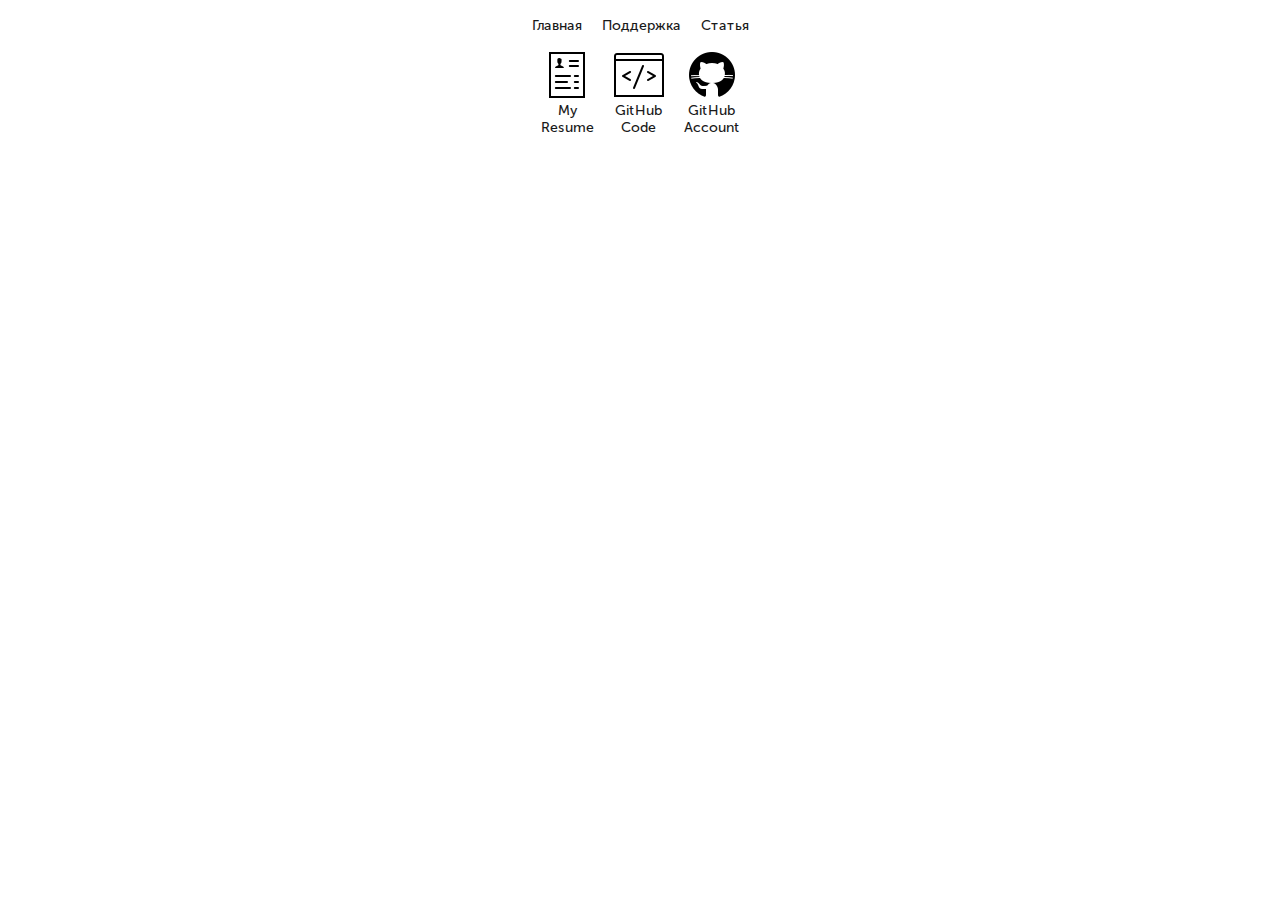
<file: index.html>
<!DOCTYPE html>
<html lang="en">
    <head>
    <meta charset="UTF-8" />
    <meta name="viewport" content="width=device-width, initial-scale=1.0" />
    <title>Two pages</title>
    <link rel="stylesheet" href="css/common.css" />
</head>
<body>
    <ul class="nav">
        <li>
            <a href="">Главная</a>
        </li>
        <li>
            <a href="pages/support.html">Поддержка</a>
        </li>
        <li>
            <a href="pages/article.html">Статья</a>
        </li>
    </ul>

    <div class="github">
        <a href="https://hh.ru/resume/78ef525dff0437b5050039ed1f327a4f773461" target="_blank">
            <img src="assets/img/main/resume.png" alt="resume">
            My Resume
        </a>
        <a href="https://github.com/ai-from/two-pages" target="_blank">
            <img src="assets/img/main/code.png" alt="code">
            GitHub Code
        </a>
        <a href="https://github.com/ai-from" target="_blank">
            <img src="assets/img/main/github.png" alt="github">
            GitHub Account
        </a>
    </div>
</body>
</html>
</file>
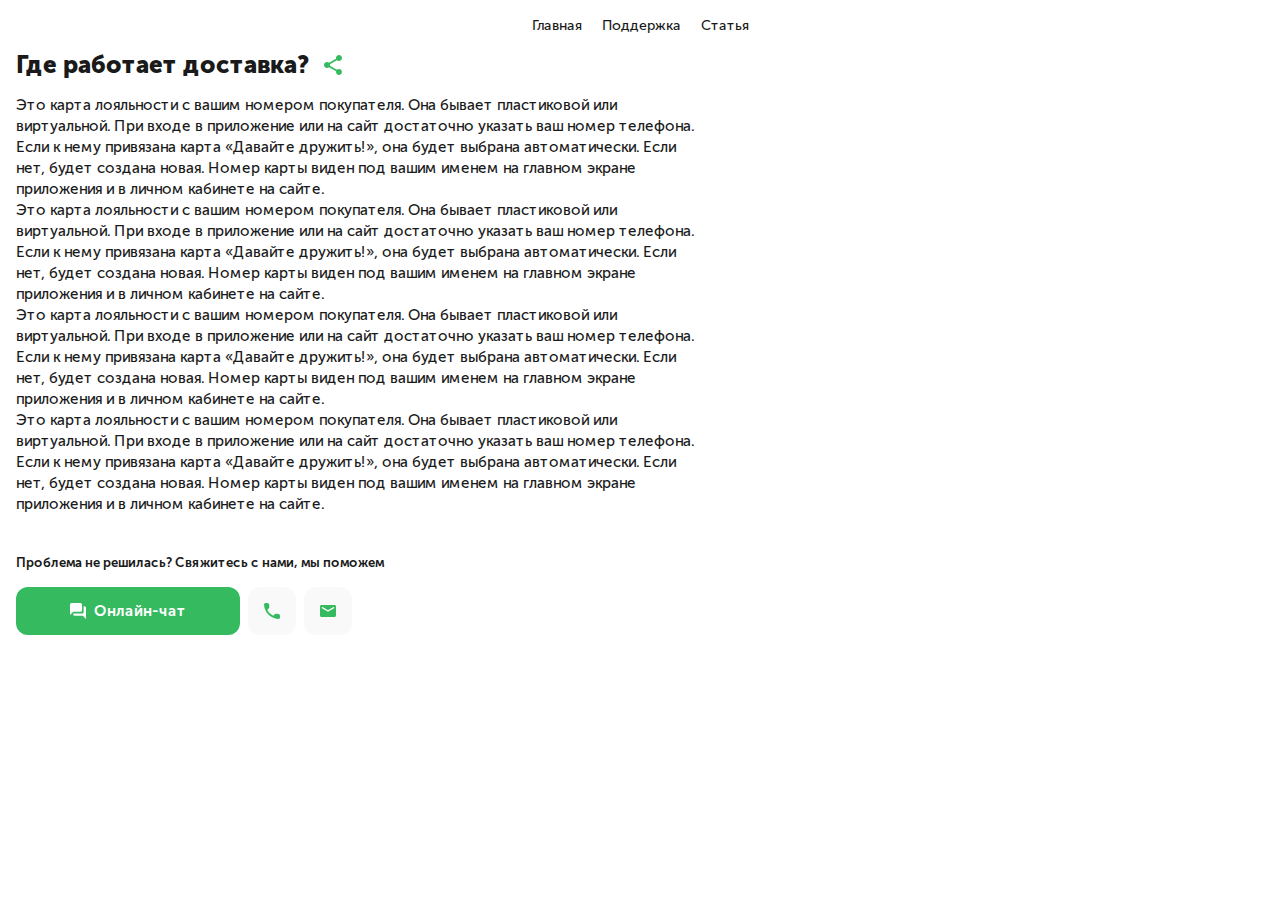
<file: pages/article.html>
<!DOCTYPE html>
<html lang="en">
<head>
    <meta charset="UTF-8">
    <meta name="viewport" content="width=device-width, initial-scale=1.0">
    <title>Two pages</title>
    <link rel="stylesheet" href="../css/common.css">
</head>
<body>
    <ul class="nav">
        <li>
            <a href="../index.html">Главная</a>
        </li>
        <li>
            <a href="support.html">Поддержка</a>
        </li>
        <li>
            <a href="article.html">Статья</a>
        </li>
    </ul>
    <!-- ============================== -->
    <div class="article">
        <div class="title">
            Где работает доставка?
            <img src="../assets/img/article/share.svg" alt="share">
        </div>
        <div class="text">
            Это карта лояльности с вашим номером покупателя. Она бывает пластиковой или виртуальной. При входе в приложение или на сайт достаточно указать ваш номер телефона. Если к нему привязана карта «Давайте дружить!», она будет выбрана автоматически. Если нет, будет создана новая. Номер карты виден под вашим именем на главном экране приложения и в личном кабинете на сайте.<br>
            Это карта лояльности с вашим номером покупателя. Она бывает пластиковой или виртуальной. При входе в приложение или на сайт достаточно указать ваш номер телефона. Если к нему привязана карта «Давайте дружить!», она будет выбрана автоматически. Если нет, будет создана новая. Номер карты виден под вашим именем на главном экране приложения и в личном кабинете на сайте.<br>
            Это карта лояльности с вашим номером покупателя. Она бывает пластиковой или виртуальной. При входе в приложение или на сайт достаточно указать ваш номер телефона. Если к нему привязана карта «Давайте дружить!», она будет выбрана автоматически. Если нет, будет создана новая. Номер карты виден под вашим именем на главном экране приложения и в личном кабинете на сайте.<br>
            Это карта лояльности с вашим номером покупателя. Она бывает пластиковой или виртуальной. При входе в приложение или на сайт достаточно указать ваш номер телефона. Если к нему привязана карта «Давайте дружить!», она будет выбрана автоматически. Если нет, будет создана новая. Номер карты виден под вашим именем на главном экране приложения и в личном кабинете на сайте.
        </div>
        <footer>
            <div class="question">
                Проблема не решилась? Свяжитесь с нами, мы поможем
            </div>
            <div class="buttons">
                <button class="chat">
                    <img src="../assets/img/article/chat.svg" alt="share">
                    Онлайн-чат
                </button>
                <button class="call">
                    <img src="../assets/img/article/phone.svg" alt="share">
                </button>
                <button class="mail">
                    <img src="../assets/img/article/mail.svg" alt="share">
                </button>
            </div>
        </footer>
    </div>
</body>
</html>
</file>
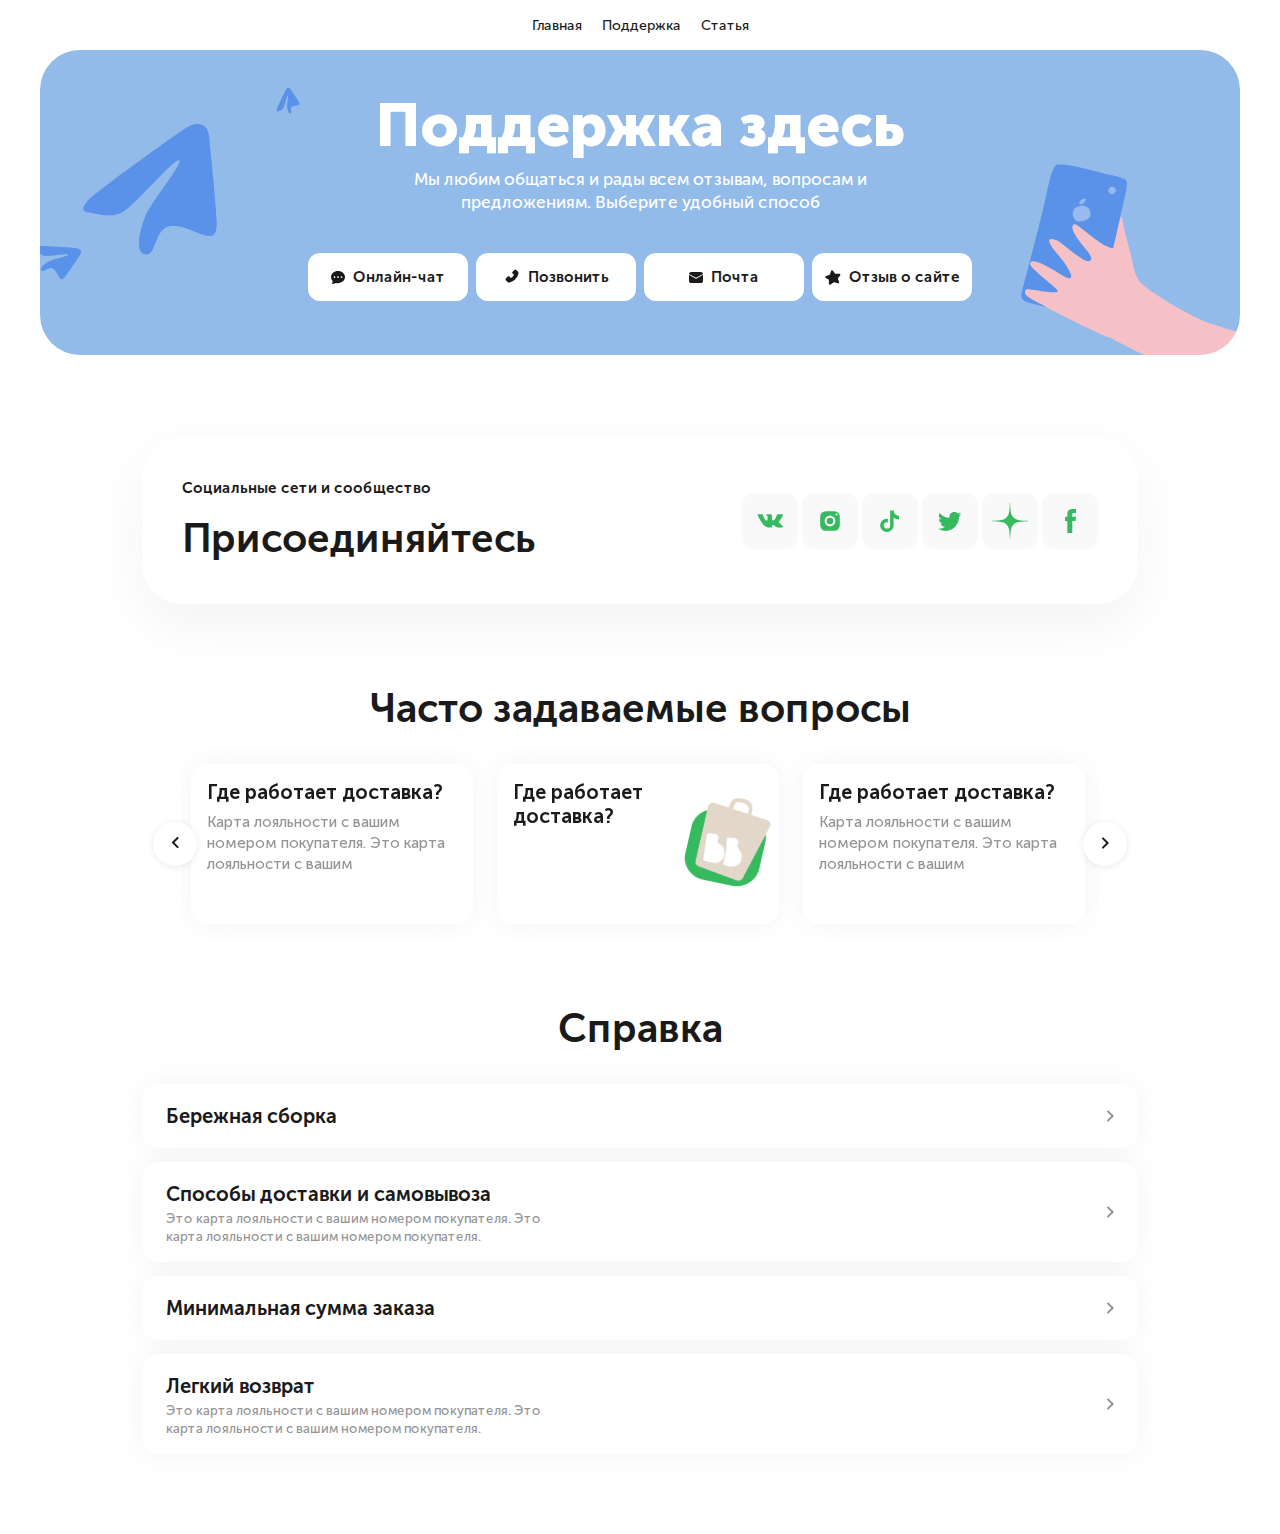
<file: pages/support.html>
<!DOCTYPE html>
<html lang="en">
<head>
    <meta charset="UTF-8">
    <meta name="viewport" content="width=device-width, initial-scale=1.0">
    <title>Two pages</title>
    <link rel="stylesheet" href="../css/common.css">
    <link rel="stylesheet" href="../js/slick/slick.css">
</head>
<body>
    <ul class="nav">
        <li>
            <a href="../index.html">Главная</a>
        </li>
        <li>
            <a href="support.html">Поддержка</a>
        </li>
        <li>
            <a href="article.html">Статья</a>
        </li>
    </ul>
    <!-- ============================== -->
    <div class="support">
        <!-- ========== Header ========== -->
        <header>
            <h1>Поддержка здесь</h1>
            <div class="desc">Мы любим общаться и рады всем отзывам, вопросам и предложениям. Выберите удобный способ</div>
            <div class="buttons">
                <div class="wrap">
                    <button>
                        <img src="../assets/img/support/header/online-chat.svg" alt="">
                        Онлайн-чат
                    </button>
                    <button>
                        <img src="../assets/img/support/header/phone.svg" alt="">
                        Позвонить
                    </button>
                </div>
                <div class="wrap">
                    <button>
                        <img src="../assets/img/support/header/mail.svg" alt="">
                        Почта
                    </button>
                    <button>
                        <img src="../assets/img/support/header/star.svg" alt="">
                        Отзыв о сайте
                    </button>
                </div>
            </div>
        </header>
        <!-- ========== Connection ========== -->
        <div class="connection">
            <div class="wrap">
                <div class="label">Социальные сети и сообщество</div>
                <div class="title">Присоединяйтесь</div>
            </div>
            <div class="buttons">
                <a href="" title="VK">
                    <img src="../assets/img/support/connection/vk.svg" alt="vk">
                </a>
                <a href="" title="Inst">
                    <img src="../assets/img/support/connection/inst.svg" alt="inst">
                </a>
                <a href="" title="Tik-Tok">
                    <img src="../assets/img/support/connection/tik-tok.svg" alt="Tik-Tok">
                </a>
                <a href="" title="Twitter">
                    <img src="../assets/img/support/connection/twitter.svg" alt="Twitter">
                </a>
                <a href="" title="Dzen">
                    <img src="../assets/img/support/connection/dzen.svg" alt="Dzen">
                </a>
                <a href="" title="Fb">
                    <img src="../assets/img/support/connection/fb.svg" alt="Fb">
                </a>
            </div>
        </div>
        <!-- ========== FAQ ========== -->
        <div class="faq">
            <div class="title">Часто задаваемые вопросы</div>
            <div class="slider">
                <div class="item">
                    <div class="inner title-img">
                        <div class="title">Где работает доставка?</div>
                        <img src="../assets/img/support/faq/bag.svg" alt="bag">
                    </div>
                </div>
                <div class="item">
                    <div class="inner title-desc">
                        <div class="title">Где работает доставка?</div>
                        <div class="desc">Карта лояльности с&nbsp;вашим номером покупателя. Это карта лояльности с&nbsp;вашим</div>
                    </div>
                </div>
                <div class="item">
                    <div class="inner title-desc-img">
                        <div class="wrap">
                            <div class="title">Где работает доставка?</div>
                            <div class="desc">Карта лояльности с&nbsp;вашим номером</div>
                        </div>
                        <img src="../assets/img/support/faq/bag.svg" alt="bag">
                    </div>
                </div>
                <div class="item">
                    <div class="inner title-desc">
                        <div class="title">В&nbsp;какое время возможен самовывоз В&nbsp;какое время&nbsp;возможен самовывоз?</div>
                        <div class="desc">Карта лояльности с&nbsp;вашим номером покупателя. Это карта лояльности с&nbsp;вашим</div>
                    </div>
                </div>
                <div class="item">
                    <div class="inner title-desc">
                        <div class="title">Где работает доставка?</div>
                        <div class="desc">Карта лояльности с&nbsp;вашим номером покупателя. Это карта лояльности с&nbsp;вашим</div>
                    </div>
                </div>
            </div>
        </div>
        <!-- ========== Reference ========== -->
        <div class="reference">
            <div class="title">Справка</div>
            <div class="accordion">
                <div class="item">
                    <div class="front">
                        <div class="title">Бережная сборка</div>
                        <img src="../assets/img/support/reference/arrow-right.svg" alt="arrow">
                    </div>
                    <div class="back">
                        <div class="desc">Lorem ipsum dolor sit amet consectetur adipisicing elit. Quas quibusdam necessitatibus et consequatur, labore omnis. Ducimus harum dolorum molestias quas sapiente inventore at ab officiis quidem tenetur, ullam, optio aliquid.</div>
                    </div>
                </div>
                <div class="item">
                    <div class="front">
                        <div class="title">Способы доставки и самовывоза</div>
                        <div class="desc">Это карта лояльности с&nbsp;вашим номером покупателя. Это карта лояльности с&nbsp;вашим номером покупателя.</div>
                        <img src="../assets/img/support/reference/arrow-right.svg" alt="arrow">
                    </div>
                    <div class="back">
                        <div class="desc">Lorem ipsum dolor sit amet consectetur adipisicing elit. Quas quibusdam necessitatibus et consequatur, labore omnis. Ducimus harum dolorum molestias quas sapiente inventore at ab officiis quidem tenetur, ullam, optio aliquid.</div>
                    </div>
                </div>
                <div class="item">
                    <div class="front">
                        <div class="title">Минимальная сумма заказа</div>
                        <img src="../assets/img/support/reference/arrow-right.svg" alt="arrow">
                    </div>
                    <div class="back">
                        <div class="desc">Lorem ipsum dolor sit amet consectetur adipisicing elit. Quas quibusdam necessitatibus et consequatur, labore omnis. Ducimus harum dolorum molestias quas sapiente inventore at ab officiis quidem tenetur, ullam, optio aliquid.</div>
                    </div>
                </div>
                <div class="item">
                    <div class="front">
                        <div class="title">Легкий возврат</div>
                        <div class="desc">Это карта лояльности с&nbsp;вашим номером покупателя. Это карта лояльности с&nbsp;вашим номером покупателя.</div>
                        <img src="../assets/img/support/reference/arrow-right.svg" alt="arrow">
                    </div>
                    <div class="back">
                        <div class="desc">Lorem ipsum dolor sit amet consectetur adipisicing elit. Quas quibusdam necessitatibus et consequatur, labore omnis. Ducimus harum dolorum molestias quas sapiente inventore at ab officiis quidem tenetur, ullam, optio aliquid.</div>
                    </div>
                </div>
            </div>
        </div>
    </div>
    <script defer src="../js/jquery/jquery-3.7.1.min.js"></script>
    <script defer src="../js/slick/slick.min.js"></script>
    <script defer src="../js/slick/slider.js"></script>
    <script defer src="../js/accordion.js"></script>
</body>
</html>
</file>
<file: css/common.css>
@import url('timing.css');
@import url('fonts.css');
@import url('colors.css');
@import url('reset.css');
@import url('main.css');
@import url('support/support.css');
@import url('article/article.css');
</file>
